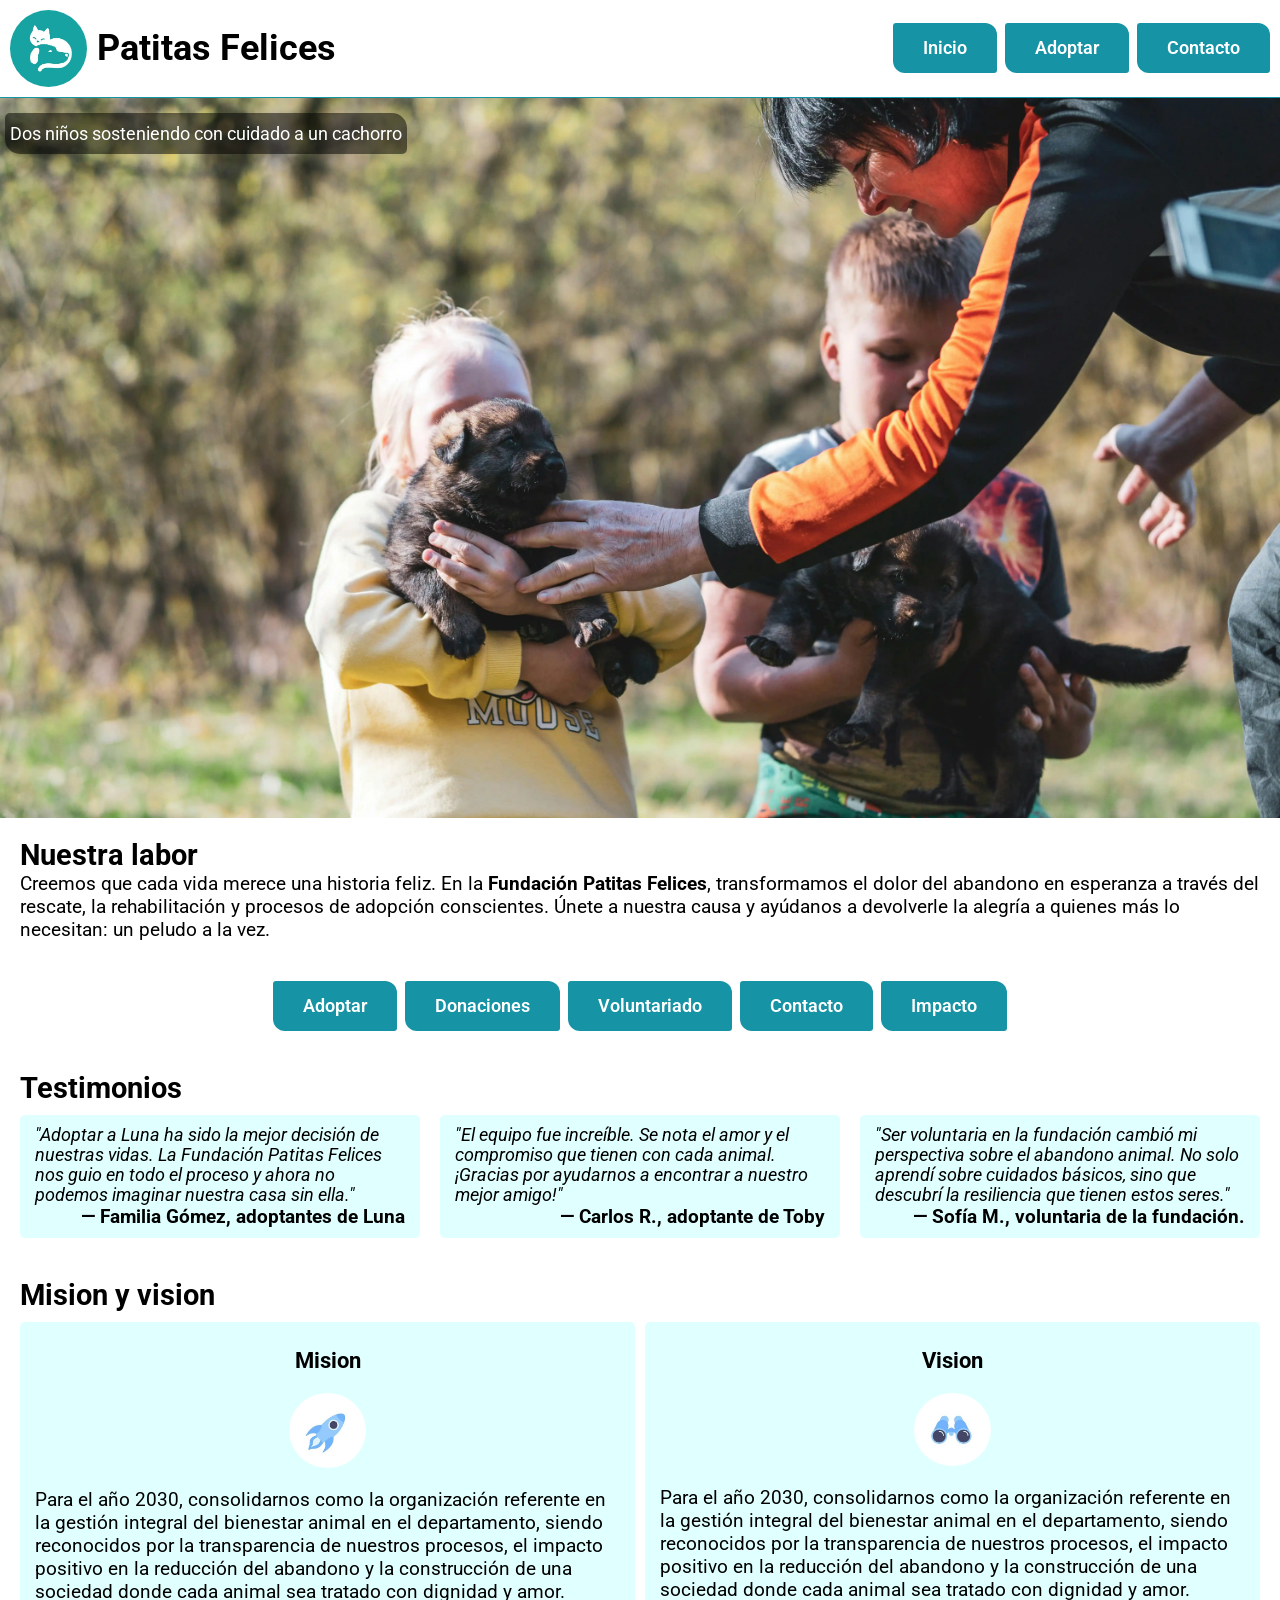
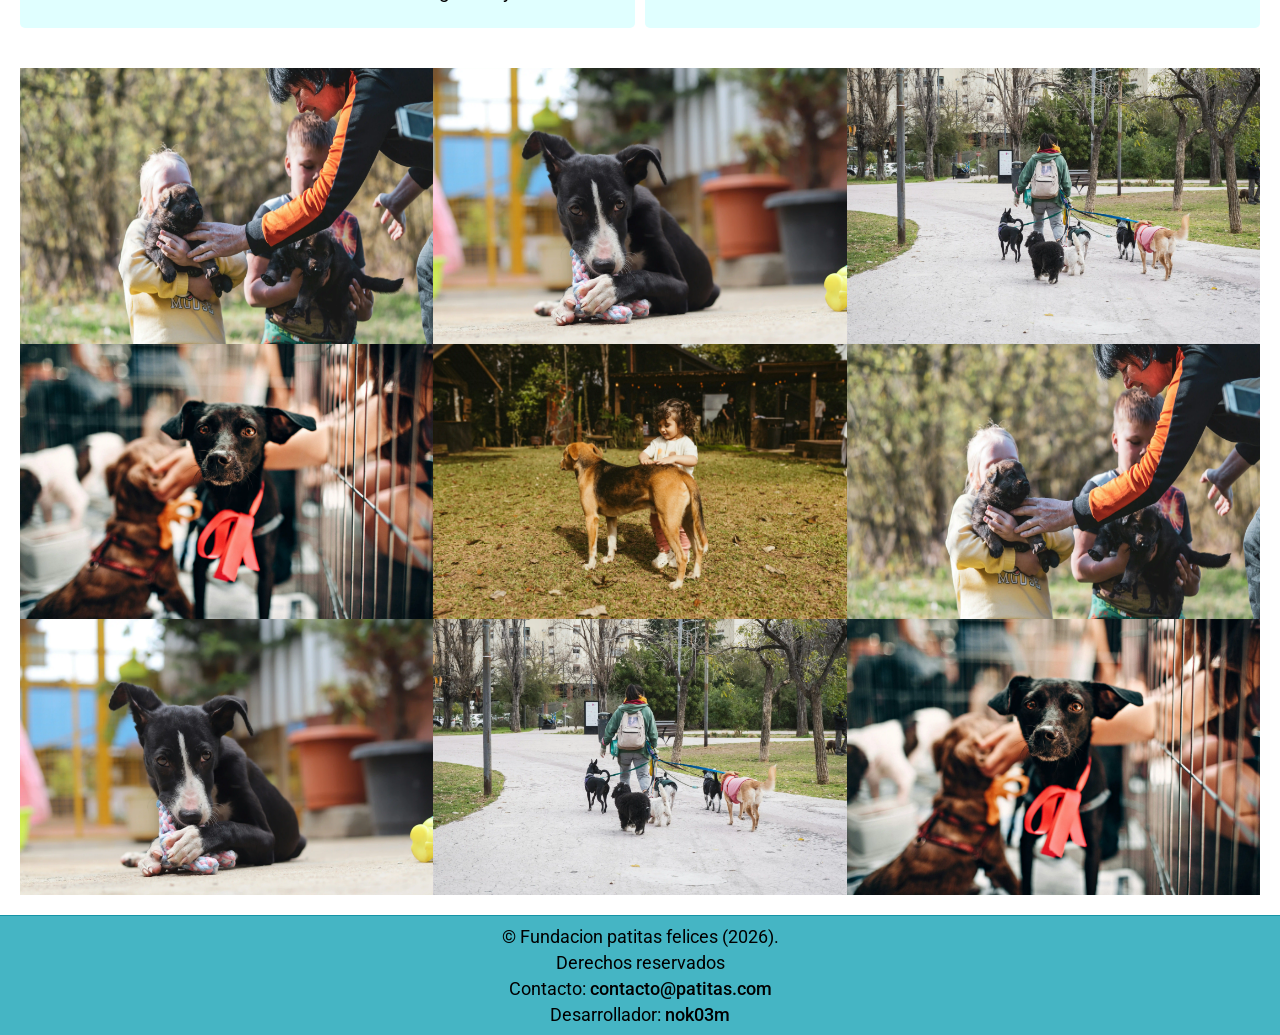
<file: index.html>
<!DOCTYPE html>
<html lang="es">

<head>
    <meta charset="UTF-8">
    <meta name="viewport" content="width=device-width, initial-scale=1.0">
    <title>Patitas Felices</title>
    <link rel="stylesheet" href="css/style.css">
    <link rel="apple-touch-icon" sizes="180x180" href="/assets/icon/apple-touch-icon.png">
    <link rel="icon" type="image/png" sizes="32x32" href="/assets/icon/favicon-32x32.png">
    <link rel="icon" type="image/png" sizes="16x16" href="/assets/icon/favicon-16x16.png">
</head>

<body>
    <header>
        <div class="logo">
            <img src="assets/logo.jpg" alt="Logo de gato junto a un perro">
            <h1>Patitas Felices</h1>
        </div>
        <nav>
            <ul class="box-btn">
                <li><a class="btn-default" href="index.html">Inicio</a></li>
                <li><a class="btn-default" href="catalogo-animales.html">Adoptar</a></li>
                <li><a class="btn-default" href="formulario-contacto.html">Contacto</a></li>
            </ul>
        </nav>
    </header>
    <main>
        <div class="container-slides">
            <div class="slides">
                <div class="slide">
                    <img src="assets/carrusel/act1.webp"
                        alt="Dos niños sosteniendo con cuidado a un cachorro de pelaje oscuro en un entorno exterior">
                    <p class="caption">Dos niños sosteniendo con cuidado a un cachorro</p>
                </div>
                <div class="slide">
                    <img src="assets/carrusel/act2.webp"
                        alt="Cachorro negro con manchas blancas en el hocico y pecho, jugando con un juguete de cuerda sobre un suelo de concreto">
                    <p class="caption">Cachorro negro con manchas blancas</p>
                </div>
                <div class="slide">
                    <img src="assets/carrusel/act3.webp"
                        alt="Una persona paseando a un grupo de cinco perros de diferentes tamaños y colores en un parque amplio">
                    <p class="caption">Una persona paseando a un grupo de cinco perros</p>
                </div>
                <div class="slide">
                    <img src="assets/carrusel/act4.webp"
                        alt="Primer plano de un perro negro con un pañuelo rojo en el cuello, visto a través de una reja metálica">
                    <p class="caption">Primer plano de un perro negro con un pañuelo rojo</p>
                </div>
                <div class="slide">
                    <img src="assets/carrusel/act5.webp"
                        alt="Una niña pequeña acariciando a un perro mestizo de pelaje café en un área verde">
                    <p class="caption">Una niña pequeña acariciando a un perro mestizo</p>
                </div>
            </div>
        </div>
        <div class="destacados">
            <section class="sobre-nosotros">
                <h2>Nuestra labor</h2>
                <p>Creemos que cada vida merece una historia feliz. En la <strong>Fundación Patitas Felices</strong>,
                    transformamos el dolor del abandono en esperanza a través del rescate, la rehabilitación y procesos
                    de
                    adopción conscientes. Únete a nuestra causa y ayúdanos a devolverle la alegría a quienes más lo
                    necesitan: un peludo a la vez.</p>
            </section>
            <aside>
                <nav>
                    <ul class="box-btn">
                        <li><a class="btn-default" href="catalogo-animales.html">Adoptar</a></li>
                        <li><a class="btn-default" href="https://bitcoin.org/es/bitcoin-para-personas" target="_blank">Donaciones</a></li>
                        <li><a class="btn-default" href="#galeria-voluntariado">Voluntariado</a></li>
                        <li><a class="btn-default" href="formulario-contacto.html">Contacto</a></li>
                        <li><a class="btn-default" href="impacto.html">Impacto</a></li>
                    </ul>
                </nav>
            </aside>
            <section class="section-testimonios">
                <h2>Testimonios</h2>
                <div class="testimonios">
                    <article class="testimonio">
                        <blockquote>
                            <p>"Adoptar a Luna ha sido la mejor decisión de nuestras vidas. La Fundación Patitas Felices
                                nos
                                guio en todo el proceso y ahora no podemos imaginar nuestra casa sin ella."</p>
                        </blockquote>
                        <figure>
                            <figcaption>— Familia Gómez, adoptantes de Luna</figcaption>
                        </figure>
                    </article>

                    <article class="testimonio">
                        <blockquote>
                            <p>"El equipo fue increíble. Se nota el amor y el compromiso que tienen con cada animal.
                                ¡Gracias por ayudarnos a encontrar a nuestro mejor amigo!"</p>
                        </blockquote>
                        <figure>
                            <figcaption>— Carlos R., adoptante de Toby</figcaption>
                        </figure>
                    </article>

                    <article class="testimonio">
                        <blockquote>
                            <p>"Ser voluntaria en la fundación cambió mi perspectiva sobre el abandono animal. No solo
                                aprendí sobre cuidados básicos, sino que descubrí la resiliencia que tienen estos
                                seres."</p>
                        </blockquote>
                        <figure>
                            <figcaption>— Sofía M., voluntaria de la fundación.</figcaption>
                        </figure>
                    </article>
                </div>
            </section>
        </div>
        <section class="section-mision-vision">
            <h2>Mision y vision</h2>
            <div class="mision-vision">
                <article>
                    <h3>Mision</h3>
                    <img class="icon" src="assets/mision.jpg" alt="Imagen alusiva a la mision del sitio">
                    <p>Para el año 2030, consolidarnos como la organización referente en la gestión integral del
                        bienestar
                        animal en el departamento, siendo reconocidos por la transparencia de nuestros procesos, el
                        impacto
                        positivo en la reducción del abandono y la construcción de una sociedad donde cada animal sea
                        tratado con dignidad y amor.</p>
                </article>
                <article>
                    <h3>Vision</h3>
                    <img class="icon" src="assets/vision.jpg" alt="Imagen alusiva a la vision del sitio">
                    <p>Para el año 2030, consolidarnos como la organización referente en la gestión integral del
                        bienestar
                        animal en el departamento, siendo reconocidos por la transparencia de nuestros procesos, el
                        impacto
                        positivo en la reducción del abandono y la construcción de una sociedad donde cada animal sea
                        tratado con dignidad y amor.</p>
                </article>
            </div>
        </section>
        <section id="galeria-voluntariado" class="mosaico-adopcion">
            <img src="assets/carrusel/act1.webp"
                alt="Dos niños sosteniendo con cuidado a un cachorro de pelaje oscuro en un entorno exterior">
            <img src="assets/carrusel/act2.webp"
                alt="Cachorro negro con manchas blancas en el hocico y pecho, jugando con un juguete de cuerda sobre un suelo de concreto">
            <img src="assets/carrusel/act3.webp"
                alt="Una persona paseando a un grupo de cinco perros de diferentes tamaños y colores en un parque amplio">
            <img src="assets/carrusel/act4.webp"
                alt="Primer plano de un perro negro con un pañuelo rojo en el cuello, visto a través de una reja metálica">
            <img src="assets/carrusel/act5.webp"
                alt="Una niña pequeña acariciando a un perro mestizo de pelaje café en un área verde">
            <img src="assets/carrusel/act1.webp"
                alt="Dos niños sosteniendo con cuidado a un cachorro de pelaje oscuro en un entorno exterior">
            <img src="assets/carrusel/act2.webp"
                alt="Cachorro negro con manchas blancas en el hocico y pecho, jugando con un juguete de cuerda sobre un suelo de concreto">
            <img src="assets/carrusel/act3.webp"
                alt="Una persona paseando a un grupo de cinco perros de diferentes tamaños y colores en un parque amplio">
            <img src="assets/carrusel/act4.webp"
                alt="Primer plano de un perro negro con un pañuelo rojo en el cuello, visto a través de una reja metálica">
        </section>
    </main>
    <footer>
        <p>&copy; Fundacion patitas felices (2026).</p>
        <p>Derechos reservados</p>
        <p>Contacto: <a href="mailto:contacto@patitas.com">contacto@patitas.com</a></p>
        <p>Desarrollador: <a href="https://github.com/nok03m">nok03m</a></p>
    </footer>
</body>

</html>
</file>
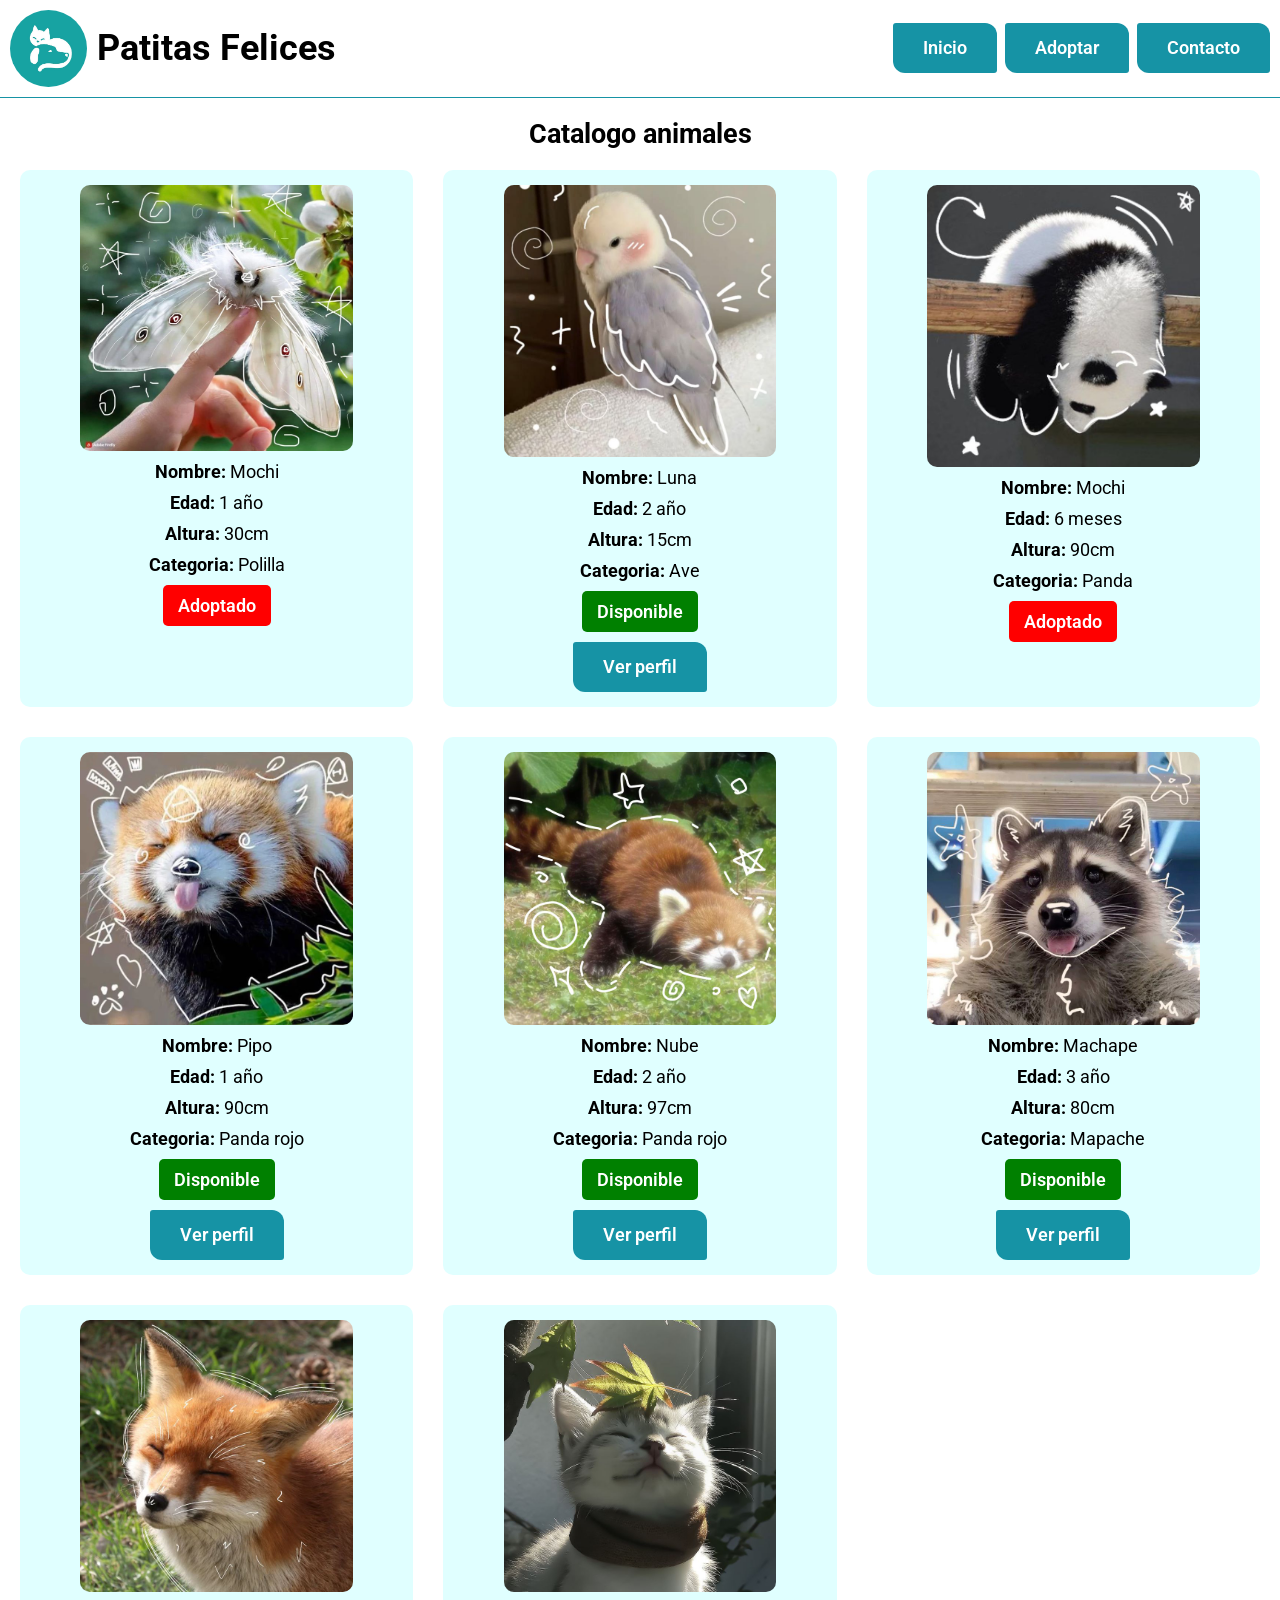
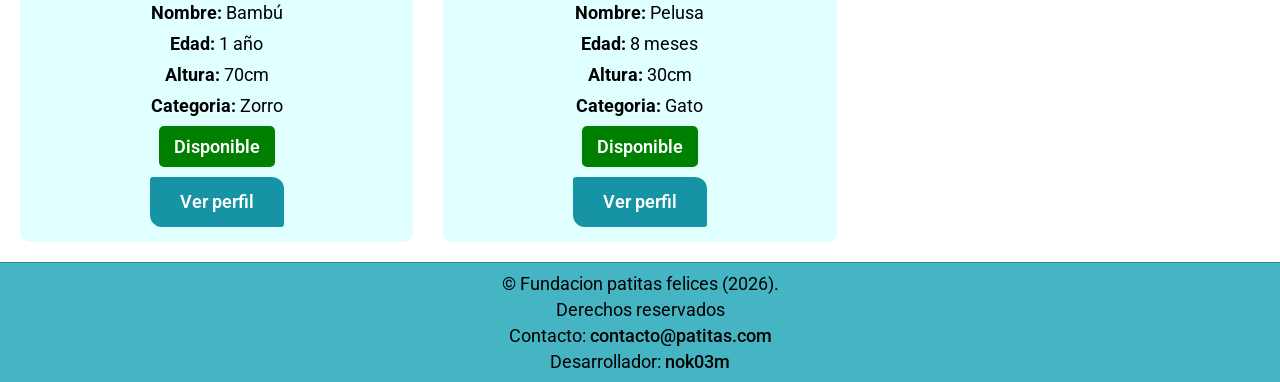
<file: catalogo-animales.html>
<!DOCTYPE html>
<html lang="es">

<head>
    <meta charset="UTF-8">
    <meta name="viewport" content="width=device-width, initial-scale=1.0">
    <title>Patitas Felices</title>
    <link rel="stylesheet" href="css/style.css">
    <link rel="apple-touch-icon" sizes="180x180" href="/assets/icon/apple-touch-icon.png">
    <link rel="icon" type="image/png" sizes="32x32" href="/assets/icon/favicon-32x32.png">
    <link rel="icon" type="image/png" sizes="16x16" href="/assets/icon/favicon-16x16.png">
</head>

<body>
    <header>
        <div class="logo">
            <img src="assets/logo.jpg" alt="Logo de gato junto a un perro">
            <h1>Patitas Felices</h1>
        </div>
        <nav>
            <ul class="box-btn">
                <li><a class="btn-default" href="index.html">Inicio</a></li>
                <li><a class="btn-default" href="catalogo-animales.html">Adoptar</a></li>
                <li><a class="btn-default" href="formulario-contacto.html">Contacto</a></li>
            </ul>
        </nav>
    </header>
    <main>
        <h2 class="section-title">Catalogo animales</h2>
        <section class="catalogo">
            <div class="tarjeta-animal">
                <img src="assets/animales/animal-1.jpg" alt="">
                <p><strong>Nombre: </strong><span class="nombre">Mochi</span></p>
                <p><strong>Edad: </strong><span class="edad">1 año</span></p>
                <p><strong>Altura: </strong><span class="altura">30cm</span></p>
                <p><strong>Categoria: </strong><span class="categoria">Polilla</span></p>
                <span class="estado" data-status="adoptado">Adoptado</span>
            </div>
            <div class="tarjeta-animal">
                <img src="assets/animales/animal-2.jpg" alt="">
                <p><strong>Nombre: </strong><span class="nombre">Luna</span></p>
                <p><strong>Edad: </strong><span class="edad">2 año</span></p>
                <p><strong>Altura: </strong><span class="altura">15cm</span></p>
                <p><strong>Categoria: </strong><span class="categoria">Ave</span></p>
                <span class="estado" data-status="disponible">Disponible</span>
                <a class="btn-default" href="#">Ver perfil</a>
            </div>
            <div class="tarjeta-animal">
                <img src="assets/animales/animal-3.jpg" alt="">
                <p><strong>Nombre: </strong><span class="nombre">Mochi</span></p>
                <p><strong>Edad: </strong><span class="edad">6 meses</span></p>
                <p><strong>Altura: </strong><span class="altura">90cm</span></p>
                <p><strong>Categoria: </strong><span class="categoria">Panda</span></p>
                <span class="estado" data-status="adoptado">Adoptado</span>
            </div>
            <div class="tarjeta-animal">
                <img src="assets/animales/animal-4.jpg" alt="">
                <p><strong>Nombre: </strong><span class="nombre">Pipo</span></p>
                <p><strong>Edad: </strong><span class="edad">1 año</span></p>
                <p><strong>Altura: </strong><span class="altura">90cm</span></p>
                <p><strong>Categoria: </strong><span class="categoria">Panda rojo</span></p>
                <span class="estado" data-status="disponible">Disponible</span>
                <a class="btn-default" href="perfil-ejemplo-pipo.html">Ver perfil</a>
            </div>
            <div class="tarjeta-animal">
                <img src="assets/animales/animal-5.jpg" alt="">
                <p><strong>Nombre: </strong><span class="nombre">Nube</span></p>
                <p><strong>Edad: </strong><span class="edad">2 año</span></p>
                <p><strong>Altura: </strong><span class="altura">97cm</span></p>
                <p><strong>Categoria: </strong><span class="categoria">Panda rojo</span></p>
                <span class="estado" data-status="disponible">Disponible</span>
                <a class="btn-default" href="#">Ver perfil</a>
            </div>
            <div class="tarjeta-animal">
                <img src="assets/animales/animal-6.jpg" alt="">
                <p><strong>Nombre: </strong><span class="nombre">Machape</span></p>
                <p><strong>Edad: </strong><span class="edad">3 año</span></p>
                <p><strong>Altura: </strong><span class="altura">80cm</span></p>
                <p><strong>Categoria: </strong><span class="categoria">Mapache</span></p>
                <span class="estado" data-status="disponible">Disponible</span>
                <a class="btn-default" href="#">Ver perfil</a>
            </div>
            <div class="tarjeta-animal">
                <img src="assets/animales/animal-7.jpg" alt="">
                <p><strong>Nombre: </strong><span class="nombre">Bambú</span></p>
                <p><strong>Edad: </strong><span class="edad">1 año</span></p>
                <p><strong>Altura: </strong><span class="altura">70cm</span></p>
                <p><strong>Categoria: </strong><span class="categoria">Zorro</span></p>
                <span class="estado" data-status="disponible">Disponible</span>
                <a class="btn-default" href="#">Ver perfil</a>
            </div>
            <div class="tarjeta-animal">
                <img src="assets/animales/animal-8.jpg" alt="">
                <p><strong>Nombre: </strong><span class="nombre">Pelusa</span></p>
                <p><strong>Edad: </strong><span class="edad">8 meses</span></p>
                <p><strong>Altura: </strong><span class="altura">30cm</span></p>
                <p><strong>Categoria: </strong><span class="categoria">Gato</span></p>
                <span class="estado" data-status="disponible">Disponible</span>
                <a class="btn-default" href="#">Ver perfil</a>
            </div>
        </section>
    </main>
    <footer>
        <p>&copy; Fundacion patitas felices (2026).</p>
        <p>Derechos reservados</p>
        <p>Contacto: <a href="mailto:contacto@patitas.com">contacto@patitas.com</a></p>
        <p>Desarrollador: <a href="https://github.com/nok03m">nok03m</a></p>
    </footer>
</body>

</html>
</file>
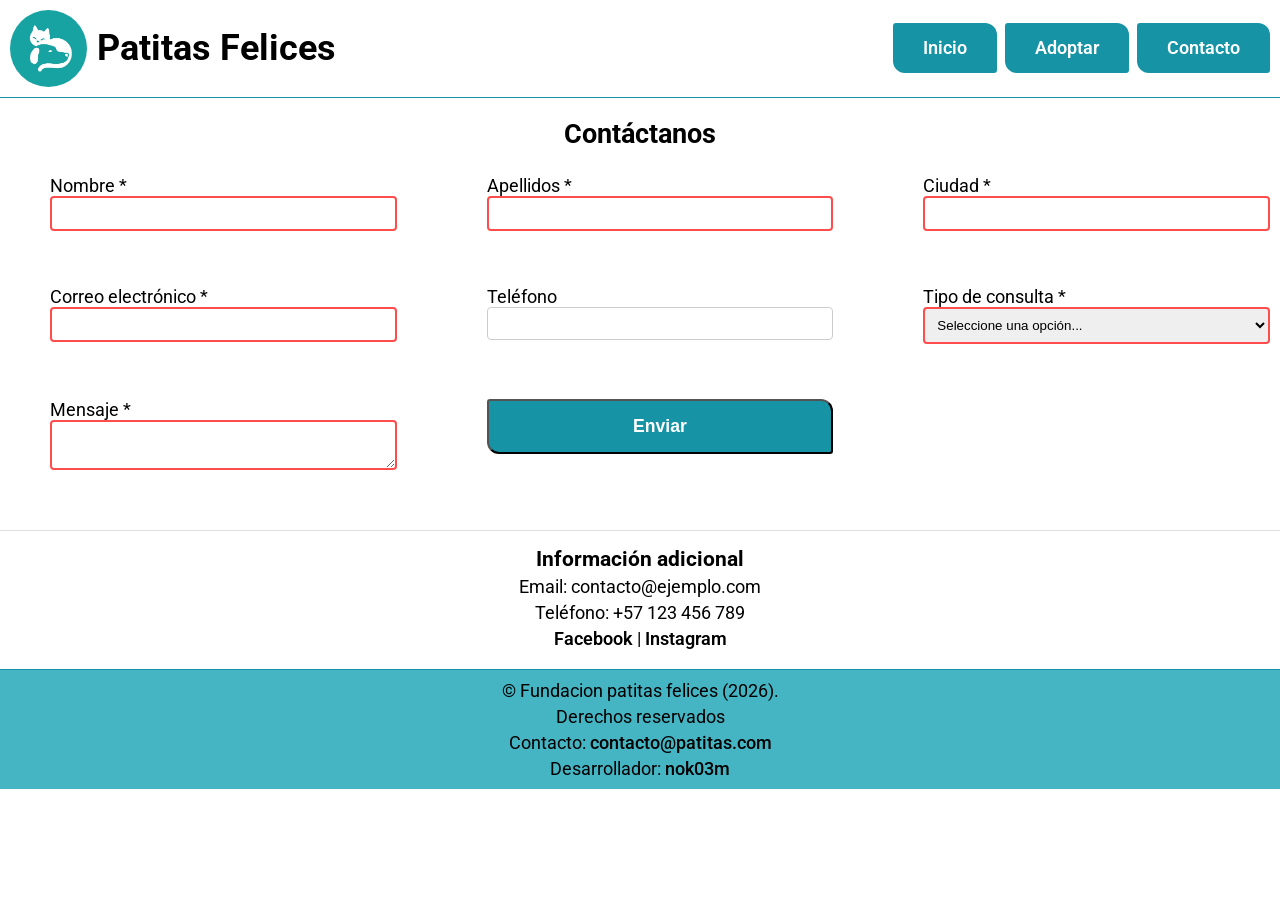
<file: formulario-contacto.html>
<!DOCTYPE html>
<html lang="es">

<head>
    <meta charset="UTF-8">
    <meta name="viewport" content="width=device-width, initial-scale=1.0">
    <title>Patitas Felices</title>
    <link rel="stylesheet" href="css/style.css">
    <link rel="apple-touch-icon" sizes="180x180" href="/assets/icon/apple-touch-icon.png">
    <link rel="icon" type="image/png" sizes="32x32" href="/assets/icon/favicon-32x32.png">
    <link rel="icon" type="image/png" sizes="16x16" href="/assets/icon/favicon-16x16.png">
</head>

<body>
    <header>
        <div class="logo">
            <img src="assets/logo.jpg" alt="Logo de gato junto a un perro">
            <h1>Patitas Felices</h1>
        </div>
        <nav>
            <ul class="box-btn">
                <li><a class="btn-default" href="index.html">Inicio</a></li>
                <li><a class="btn-default" href="catalogo-animales.html">Adoptar</a></li>
                <li><a class="btn-default" href="formulario-contacto.html">Contacto</a></li>
            </ul>
        </nav>
    </header>
    <main>
        <section class="contacto-container">
            <h2 class="section-title">Contáctanos</h2>

            <form class="form-contacto">
                <div class="campo">
                    <label for="nombre">Nombre *</label>
                    <input type="text" id="nombre" name="nombre" required>
                </div>

                <div class="campo">
                    <label for="apellidos">Apellidos *</label>
                    <input type="text" id="apellidos" name="apellidos" required>
                </div>

                <div class="campo">
                    <label for="ciudad">Ciudad *</label>
                    <input type="text" id="ciudad" name="ciudad" required>
                </div>

                <div class="campo">
                    <label for="email">Correo electrónico *</label>
                    <input type="email" id="email" name="email" required>
                </div>

                <div class="campo">
                    <label for="telefono">Teléfono</label>
                    <input type="tel" id="telefono" name="telefono">
                </div>

                <div class="campo">
                    <label for="tipo">Tipo de consulta *</label>
                    <select id="tipo" name="tipo" required>
                        <option value="">Seleccione una opción...</option>
                        <option value="adopcion">Adopción</option>
                        <option value="donacion">Donación</option>
                        <option value="voluntariado">Voluntariado</option>
                        <option value="general">Información general</option>
                        <option value="otro">Otro</option>
                    </select>
                </div>

                <div class="campo">
                    <label for="mensaje">Mensaje *</label>
                    <textarea id="mensaje" name="mensaje" required></textarea>
                </div>
                <div class="campo">
                    <button class="btn-default" type="submit">Enviar</button>
                </div>
            </form>

            <div class="info-directa">
                <h3>Información adicional</h3>
                <p>Email: contacto@ejemplo.com</p>
                <p>Teléfono: +57 123 456 789</p>
                <div class="redes">
                    <a href="#">Facebook</a> | <a href="#">Instagram</a>
                </div>
            </div>
        </section>
    </main>
    <footer>
        <p>&copy; Fundacion patitas felices (2026).</p>
        <p>Derechos reservados</p>
        <p>Contacto: <a href="mailto:contacto@patitas.com">contacto@patitas.com</a></p>
        <p>Desarrollador: <a href="https://github.com/nok03m">nok03m</a></p>
    </footer>
</body>

</html>
</file>
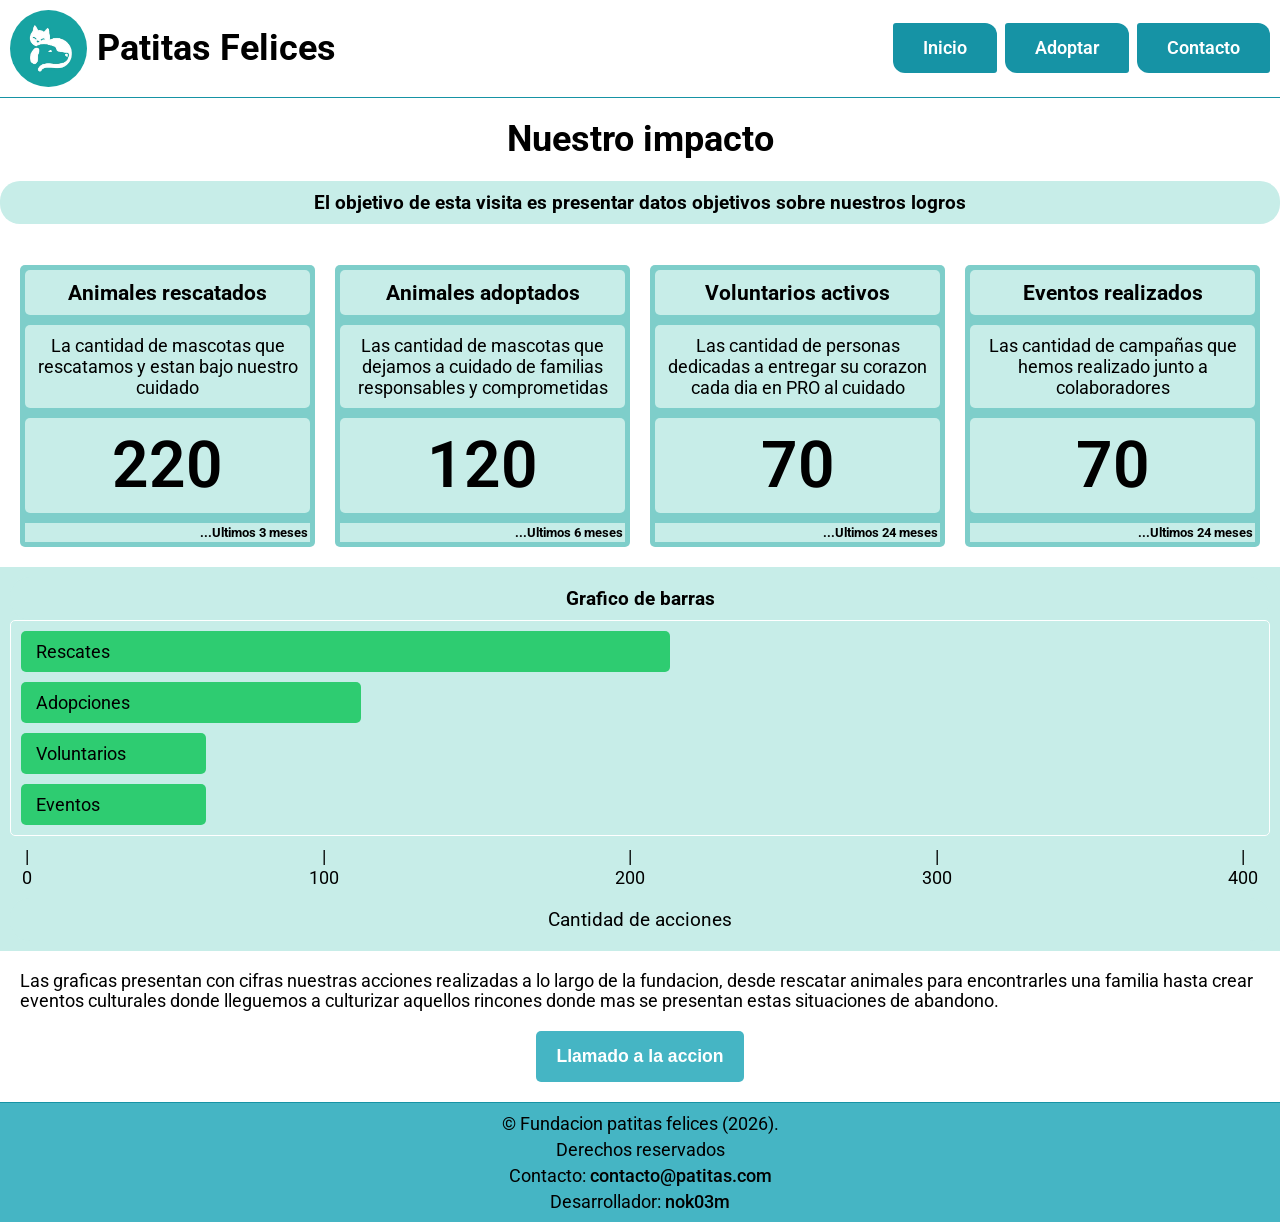
<file: impacto.html>
<!DOCTYPE html>
<html lang="es">

<head>
    <meta charset="UTF-8">
    <meta name="viewport" content="width=device-width, initial-scale=1.0">
    <title>Patitas Felices</title>
    <link rel="stylesheet" href="css/style.css">
    <link rel="apple-touch-icon" sizes="180x180" href="/assets/icon/apple-touch-icon.png">
    <link rel="icon" type="image/png" sizes="32x32" href="/assets/icon/favicon-32x32.png">
    <link rel="icon" type="image/png" sizes="16x16" href="/assets/icon/favicon-16x16.png">
</head>

<body>
    <header>
        <div class="logo">
            <img src="assets/logo.jpg" alt="Logo de gato junto a un perro">
            <h1>Patitas Felices</h1>
        </div>
        <nav>
            <ul class="box-btn">
                <li><a class="btn-default" href="index.html">Inicio</a></li>
                <li><a class="btn-default" href="catalogo-animales.html">Adoptar</a></li>
                <li><a class="btn-default" href="formulario-contacto.html">Contacto</a></li>
            </ul>
        </nav>
    </header>
    <main>
        <h1 class="section-title">Nuestro impacto</h1>
        <br>
        <h2 class="section-subtitle">
            El objetivo de esta visita es presentar datos objetivos sobre nuestros logros
        </h2>
        <br>
        <article class="panel-metricas">
            <div class="metrica">
                <h3>Animales rescatados</h3>
                <label>La cantidad de mascotas que rescatamos y estan bajo nuestro cuidado</label>
                <span class="cifra">220</span>
                <p class="footnote">...Ultimos 3 meses</p>
            </div>
            <div class="metrica">
                <h3>Animales adoptados</h3>
                <label>Las cantidad de mascotas que dejamos a cuidado de familias responsables y comprometidas</label>
                <span class="cifra">120</span>
                <p class="footnote">...Ultimos 6 meses</p>
            </div>
            <div class="metrica">
                <h3>Voluntarios activos</h3>
                <label>Las cantidad de personas dedicadas a entregar su corazon cada dia en PRO al cuidado</label>
                <span class="cifra">70</span>
                <p class="footnote">...Ultimos 24 meses</p>
            </div>
            <div class="metrica">
                <h3>Eventos realizados</h3>
                <label>Las cantidad de campañas que hemos realizado junto a colaboradores</label>
                <span class="cifra">70</span>
                <p class="footnote">...Ultimos 24 meses</p>
            </div>
        </article>
        <article class="info-metricas">
            <div class="container-grafico">
                <h3 class="section-subtitle">Grafico de barras</h3>
                <div class="grafico">
                    <div class="values">
                        <span class="w-50">Rescates</span>
                        <span class="w-25">Adopciones</span>
                        <span class="w-12">Voluntarios</span>
                        <span class="w-12">Eventos</span>
                    </div>
                    <div class="porcentaje">
                        <div class="flex-column">
                            <span>|</span>
                            <span>0</span>
                        </div>
                        <div class="flex-column">
                            <span>|</span>
                            <span>100</span>
                        </div>
                        <div class="flex-column">
                            <span>|</span>
                            <span>200</span>
                        </div>
                        <div class="flex-column">
                            <span>|</span>
                            <span>300</span>
                        </div>
                        <div class="flex-column">
                            <span>|</span>
                            <span>400</span>
                        </div>
                    </div>
                    <p class="section-subtitle">Cantidad de acciones</p>
                </div>
            </div>

            <div class="narrativa">
                <p>
                    Las graficas presentan con cifras nuestras acciones realizadas a lo largo de la fundacion, desde
                    rescatar animales para encontrarles una familia hasta crear eventos culturales donde lleguemos a
                    culturizar aquellos rincones donde mas se presentan estas situaciones de abandono.
                </p>
                <button class="btn-action">Llamado a la accion</button>
            </div>
        </article>
    </main>
    <footer>
        <p>&copy; Fundacion patitas felices (2026).</p>
        <p>Derechos reservados</p>
        <p>Contacto: <a href="mailto:contacto@patitas.com">contacto@patitas.com</a></p>
        <p>Desarrollador: <a href="https://github.com/nok03m">nok03m</a></p>
    </footer>
</body>

</html>
</file>
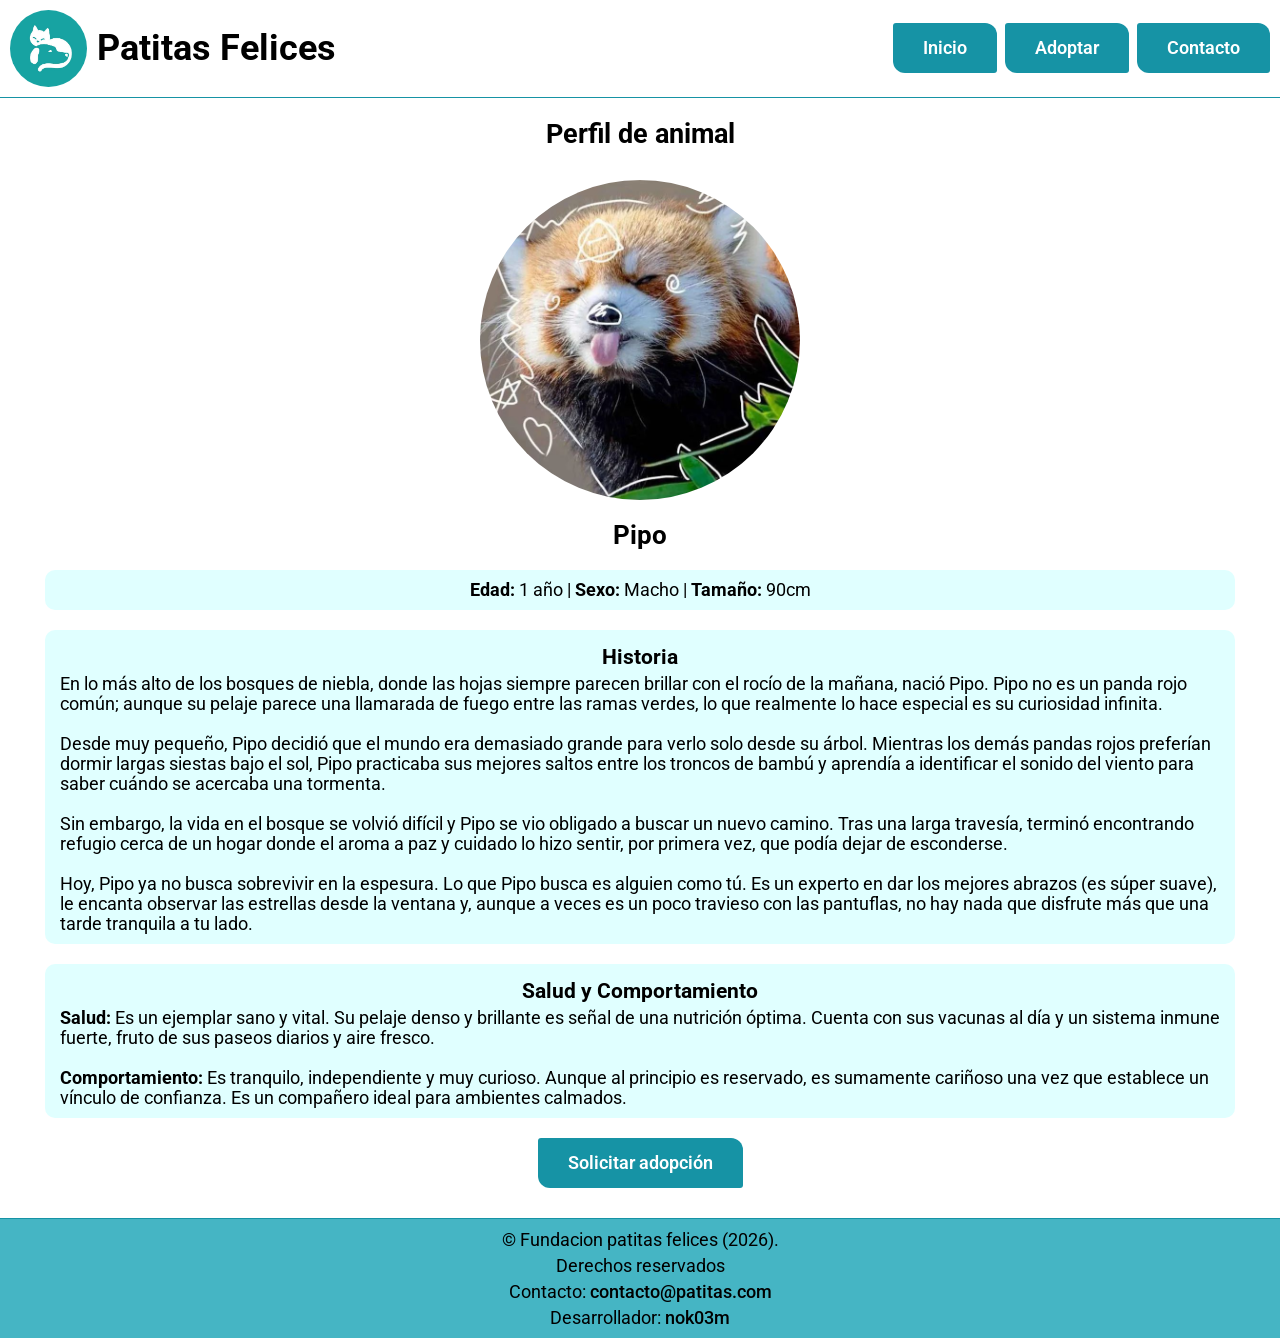
<file: perfil-ejemplo-pipo.html>
<!DOCTYPE html>
<html lang="es">

<head>
    <meta charset="UTF-8">
    <meta name="viewport" content="width=device-width, initial-scale=1.0">
    <title>Patitas Felices</title>
    <link rel="stylesheet" href="css/style.css">
    <link rel="apple-touch-icon" sizes="180x180" href="/assets/icon/apple-touch-icon.png">
    <link rel="icon" type="image/png" sizes="32x32" href="/assets/icon/favicon-32x32.png">
    <link rel="icon" type="image/png" sizes="16x16" href="/assets/icon/favicon-16x16.png">
</head>

<body>
    <header>
        <div class="logo">
            <img src="assets/logo.jpg" alt="Logo de gato junto a un perro">
            <h1>Patitas Felices</h1>
        </div>
        <nav>
            <ul class="box-btn">
                <li><a class="btn-default" href="index.html">Inicio</a></li>
                <li><a class="btn-default" href="catalogo-animales.html">Adoptar</a></li>
                <li><a class="btn-default" href="formulario-contacto.html">Contacto</a></li>
            </ul>
        </nav>
    </header>
    <main>
        <h2 class="section-title">Perfil de animal</h2>
        <section class="perfil-animal">
            <img src="assets/animales/animal-4.jpg" alt="Nombre">

            <h1>Pipo</h1>
            <div class="detalles">
                <p><strong>Edad:</strong> 1 año | <strong>Sexo:</strong> Macho | <strong>Tamaño:</strong> 90cm</p>
            </div>

            <div class="historia">
                <h3>Historia</h3>
                <p>En lo más alto de los bosques de niebla, donde las hojas siempre parecen brillar con el rocío de la
                    mañana, nació Pipo. Pipo no es un panda rojo común; aunque su pelaje parece una llamarada de fuego
                    entre las ramas verdes, lo que realmente lo hace especial es su curiosidad infinita.
                    <br><br>
                    Desde muy pequeño, Pipo decidió que el mundo era demasiado grande para verlo solo desde su árbol.
                    Mientras los demás pandas rojos preferían dormir largas siestas bajo el sol, Pipo practicaba sus
                    mejores saltos entre los troncos de bambú y aprendía a identificar el sonido del viento para saber
                    cuándo se acercaba una tormenta.
                    <br><br>
                    Sin embargo, la vida en el bosque se volvió difícil y Pipo se vio obligado a buscar un nuevo camino.
                    Tras una larga travesía, terminó encontrando refugio cerca de un hogar donde el aroma a paz y
                    cuidado lo hizo sentir, por primera vez, que podía dejar de esconderse.
                    <br><br>
                    Hoy, Pipo ya no busca sobrevivir en la espesura. Lo que Pipo busca es alguien como tú. Es un experto
                    en dar los mejores abrazos (es súper suave), le encanta observar las estrellas desde la ventana y,
                    aunque a veces es un poco travieso con las pantuflas, no hay nada que disfrute más que una tarde
                    tranquila a tu lado.
                </p>
            </div>
            <div class="salud-comportamiento">
                <h3>Salud y Comportamiento</h3>
                <p><strong>Salud:</strong> Es un ejemplar sano y vital. Su pelaje denso y brillante es señal de una
                    nutrición óptima.
                    Cuenta
                    con sus vacunas al día y un sistema inmune fuerte, fruto de sus paseos diarios y aire fresco.</p>
                <br>
                <p><strong>Comportamiento:</strong> Es tranquilo, independiente y muy curioso. Aunque al principio es
                    reservado, es
                    sumamente cariñoso una vez que establece un vínculo de confianza. Es un compañero ideal para
                    ambientes
                    calmados.</p>
            </div>
            <a href="#" class="btn-default">Solicitar adopción</a>
        </section>
    </main>
    <footer>
        <p>&copy; Fundacion patitas felices (2026).</p>
        <p>Derechos reservados</p>
        <p>Contacto: <a href="mailto:contacto@patitas.com">contacto@patitas.com</a></p>
        <p>Desarrollador: <a href="https://github.com/nok03m">nok03m</a></p>
    </footer>
</body>

</html>
</file>
<file: css/style.css>
@import url('https://fonts.googleapis.com/css2?family=Roboto:ital,wght@0,100..900;1,100..900&display=swap');

:root {
    --color1: #1693a5;
    --color2: #45b5c4;
    --color3: #7ececa;
    --color4: #a0ded6;
    --color5: #c7ede8;
}

* {
    padding: 0;
    margin: 0;
}

body {
    font-size: 14px;
    font-family: "Roboto", sans-serif;
    font-weight: 400;
}

/* Cabecera y barra de navegacion principal */

header {
    display: flex;
    flex-direction: column;
    align-items: center;
    gap: 15px;
    padding: 10px;
    border-bottom: 1.5px solid var(--color1);
}

.logo img {
    width: 6vw;
    border-radius: 50%;
    min-width: 60px;
    max-width: 80px;
    animation: heartbeatEffect 1s infinite alternate;
}

.logo h1 {
    display: none;
}

header nav {
    display: flex;
    align-items: center;
}

.box-btn {
    width: 95vw;
    display: flex;
    flex-wrap: wrap;
    justify-content: center;
    align-items: center;
    gap: 8px;
    list-style: none;
}

.btn-default {
    padding: 10px 18px;
    text-align: center;
    border-radius: 3px 12px;
    display: inline-block;
    background-color: var(--color1);
    text-decoration: none;
    color: white;
    font-size: 1.1rem;
    font-weight: 600;
    transition: all 0.3s ease-in-out;
}

.btn-default:hover {
    border-radius: 50px;
    box-shadow: inset 0px 0px 10px 3px var(--color1);
    background-color: white;
    color: var(--color1);
    transition: all 0.3s ease-in-out;
    animation: heartbeatEffect 1s infinite alternate;
}

/* Carrusel */

.container-slides {
    width: 100%;
    height: 60vh;
    overflow: hidden;
}

.slides {
    display: flex;
    width: 500%;
    animation: slideCarrusel 15s infinite;
}

.slide {
    width: 100%;
    position: relative;
}

.slide img {
    width: 100%;
    height: 60vh;
    object-fit: cover;
}

.caption {
    position: absolute;
    top: 15px;
    left: 5px;
    background: rgba(0, 0, 0, 0.5);
    color: white;
    padding: 10px 5px;
    border-radius: 5px 15px;
}

/* Secciones */
/* Sobre nosotros */

.destacados {
    display: flex;
    flex-direction: column;
    align-items: center;
    gap: 20px;
}

.sobre-nosotros,
.section-testimonios,
.section-mision-vision,
.mosaico-adopcion {
    font-size: 1.2rem;
    padding: 20px;
}

.testimonios {
    margin-top: 10px;
    display: grid;
    grid-template-columns: 1fr;
    gap: 20px;
}

.testimonio {
    padding: 10px 15px;
    border-radius: 5px;
    background-color: lightcyan;
}

.testimonio blockquote p {
    font-style: italic;
    font-size: 1.1rem;
}

.testimonio figcaption {
    font-weight: bold;
    text-align: right;
}

.mision-vision {
    margin-top: 10px;
    display: grid;
    grid-template-columns: 1fr;
    gap: 10px;
}

.icon {
    width: 6vw;
    border-radius: 50%;
    min-width: 60px;
    max-width: 80px;
    border-radius: 50%;
    animation: heartbeatEffect 1s infinite alternate;
}

.mision-vision article {
    display: flex;
    flex-direction: column;
    border-radius: 5px;
    padding: 25px 15px;
    background-color: lightcyan;
    align-items: center;
    gap: 20px;
}

.mosaico-adopcion {
    display: grid;
    grid-template-columns: repeat(3, minmax(45px, 1fr));
}

.mosaico-adopcion img {
    max-width: 100%;
    height: 100%;
}

/* Catalogo animales */
.catalogo {
    display: grid;
    grid-template-columns: repeat(auto-fit, minmax(300px, 1fr));
    justify-items: center;
    padding: 20px;
    gap: 30px;
}

.tarjeta-animal {
    display: flex;
    flex-direction: column;
    align-items: center;
    gap: 10px;
    background-color: lightcyan;
    border-radius: 10px;
    padding: 15px;
    transition: transform 1s;
}

.tarjeta-animal:hover {
    transform: scale(1.05);
    animation: heartbeatEffect 1s infinite alternate;
}

.tarjeta-animal img {
    max-width: 75%;
    height: auto;
    border-radius: 10px;
}

.tarjeta-animal .estado {
    width: fit-content;
    color: white;
    padding: 10px 15px;
    font-weight: 600;
    border-radius: 5px;
}

span.estado[data-status] {
    background-color: gray;
}

span.estado[data-status="adoptado"] {
    background-color: red;
}

span.estado[data-status="disponible"] {
    background-color: green;
}


.section-title {
    padding-top: 20px;
    text-align: center;
}

.perfil-animal {
    display: flex;
    font-size: 1.1rem;
    flex-direction: column;
    align-items: center;
    padding: 30px 60px;
    gap: 25px;
}

.perfil-animal .detalles {
    text-align: center;
}

.perfil-animal div {
    width: 100%;
    padding: 10px 15px;
    border-radius: 10px;
    background-color: lightcyan;
}

.perfil-animal img {
    width: 50vw;
    max-width: 320px;
    border-radius: 50%;
    transition: transform 1s;
    animation: heartbeatEffect 1s infinite alternate;
}

.perfil-animal img:hover {
    transform: scale(1.05);
}

.perfil-animal h3 {
    padding: 5px 0;
    text-align: center;
}

.campo {
    margin-bottom: 15px;
    display: flex;
    flex-direction: column;
}

.form-contacto {
    width: 100%;
    display: grid;
    grid-template-columns: repeat(auto-fit, minmax(360px, 1fr));
    padding: 20px;
    gap: 30px;
}

input,
select,
textarea {
    width: 100%;
    /* ← esto es crítico */
    box-sizing: border-box;
    padding: 8px;
    border: 1px solid #ccc;
    border-radius: 4px;
}

input:invalid,
select:invalid,
textarea:invalid {
    border: 2px solid #ff4d4d;
}

.campo {
    padding: 5px 30px;
}

.btn-submit {
    display: block;
    padding: 5px 30px;
    max-width: 120px;
    max-height: 30px;
    border-radius: 5px;
    background-color: var(--color1);
    color: white;
    font-size: 1.1rem;
    font-weight: 600;
}

.campo.error input {
    border: 2px solid #ff4d4d;
    background-color: #ffe6e6;
}

.campo.success input {
    border: 2px solid #2ecc71;
}

.info-directa {
    display: flex;
    flex-direction: column;
    align-items: center;
    gap: 5px;
    margin: 20px 0;
    border-top: 1px solid #ddd;
    padding-top: 15px;
}

.info-directa a {
    text-decoration: none;
    color: black;
    font-weight: 600;
}

/* Implementacion examen */
.section-subtitle {
    font-size: 1.2rem;
    text-align: center;
    background-color: var(--color5);
    padding: 10px;
    border-radius: 20px;
}

.panel-metricas {
    display: grid;
    grid-template-columns: minmax(220px, 1fr);
    padding: 20px;
    gap: 20px;
}

.metrica {
    display: flex;
    flex-direction: column;
    text-align: center;
    padding: 5px;
    border-radius: 5px;
    gap: 10px;
    background-color: var(--color3);
    transition: all 1s;
}

.metrica:hover {
    transform: scale(1.1);
    box-shadow: 0 0 2px 5px var(--color5);
}

.metrica :is(h3, span, label, p) {
    background-color: var(--color5);
}

.metrica :is(h3, span, label) {
    transition: all 0.5s;
    border-radius: 5px;
    padding: 10px 5px;
}

.metrica :is(h3, span, label):hover {
    background-color: var(--color2);
}

.metrica .cifra {
    font-size: 4rem;
    font-weight: 600;
}

.footnote {
    font-size: 0.8rem;
    text-align: right;
    padding: 2px;
    font-weight: bold;
}

.container-grafico {
    padding: 10px;
    background-color: var(--color5);
}

.values {
    display: flex;
    flex-direction: column;
    border: 1px solid white;
    padding: 10px;
    border-radius: 5px;
    gap: 10px;
}

.values span{
    background-color: #2ecc71;
    padding: 10px 15px;
    border-radius: 5px;
    text-wrap: nowrap;
}

.porcentaje {
    position: relative;
    z-index: 1;
    padding: 10px 12px;
    display: flex;
    justify-content: space-between;
}

.narrativa {
    display: flex;
    flex-direction: column;
    align-items: center;
    padding: 20px;
    gap: 20px;
}

.narrativa p {
    font-size: 1.1rem;
}

.flex-column {
    display: flex;
    flex-direction: column;
    align-items: center;
}

.btn-action {
    max-width: fit-content;
    border-radius: 5px;
    background-color: var(--color2);
    font-weight: 600;
    color: white;
    border: none;
    padding: 15px 20px;
    font-size: 1.1rem;
}

.w-12 {
    width: 12.5%;
}

.w-25 {
    width: 25%;
}

.w-50 {
    width: 50%;
}

footer {
    display: flex;
    flex-direction: column;
    padding: 10px 0;
    align-items: center;
    background-color: var(--color2);
    border-top: 1.5px solid var(--color1);
    gap: 5px;
}

footer a {
    text-decoration: none;
    color: black;
    font-weight: 500;
    border-radius: 25px;
}

/* Animaciones */

@keyframes slideCarrusel {
    0% {
        margin-left: 0;
    }

    10% {
        margin-left: 0;
    }

    20% {
        margin-left: -100%;
    }

    30% {
        margin-left: -100%;
    }

    40% {
        margin-left: -200%;
    }

    50% {
        margin-left: -200%;
    }

    60% {
        margin-left: -300%;
    }

    70% {
        margin-left: -300%;
    }

    80% {
        margin-left: -400%;
    }

    90% {
        margin-left: -400%;
    }

    100% {
        margin-left: 0;
    }
}

@keyframes heartbeatEffect {
    from {
        box-shadow: none;
    }

    to {
        box-shadow: 0px 0px 10px 3px var(--color1);
    }
}

/* Media query */

/* Tablets */
@media (min-width: 576px) {
    body {
        font-size: 16px;
    }

    .logo {
        display: flex;
        align-items: center;
        gap: 10px;
    }

    .logo h1 {
        display: inline-block;
    }

    .box-btn {
        width: auto;
        flex-direction: row;
    }

    .btn-default {
        width: auto;
        padding: 15px 30px;
    }

    .container-slides,
    .slide img {
        height: 80vh;
    }

    .testimonios {
        grid-template-columns: repeat(2, 1fr);
    }

    .mision-vision {
        grid-template-columns: repeat(2, 1fr);
    }

    .perfil-animal {
        grid-template-columns: repeat(2, 1fr);
        gap: 20px;
    }

    .panel-metricas {
        grid-template-columns: repeat(2, minmax(220px, 1fr));
    }
}

/* Pantallas grandes */
@media (min-width: 1200px) {
    body {
        font-size: 18px;
    }

    header {
        flex-direction: row;
        justify-content: space-between;
    }

    .testimonios {
        grid-template-columns: repeat(3, 1fr);
    }

    .panel-metricas {
        grid-template-columns: repeat(4, minmax(220px, 1fr));
    }
}
</file>
